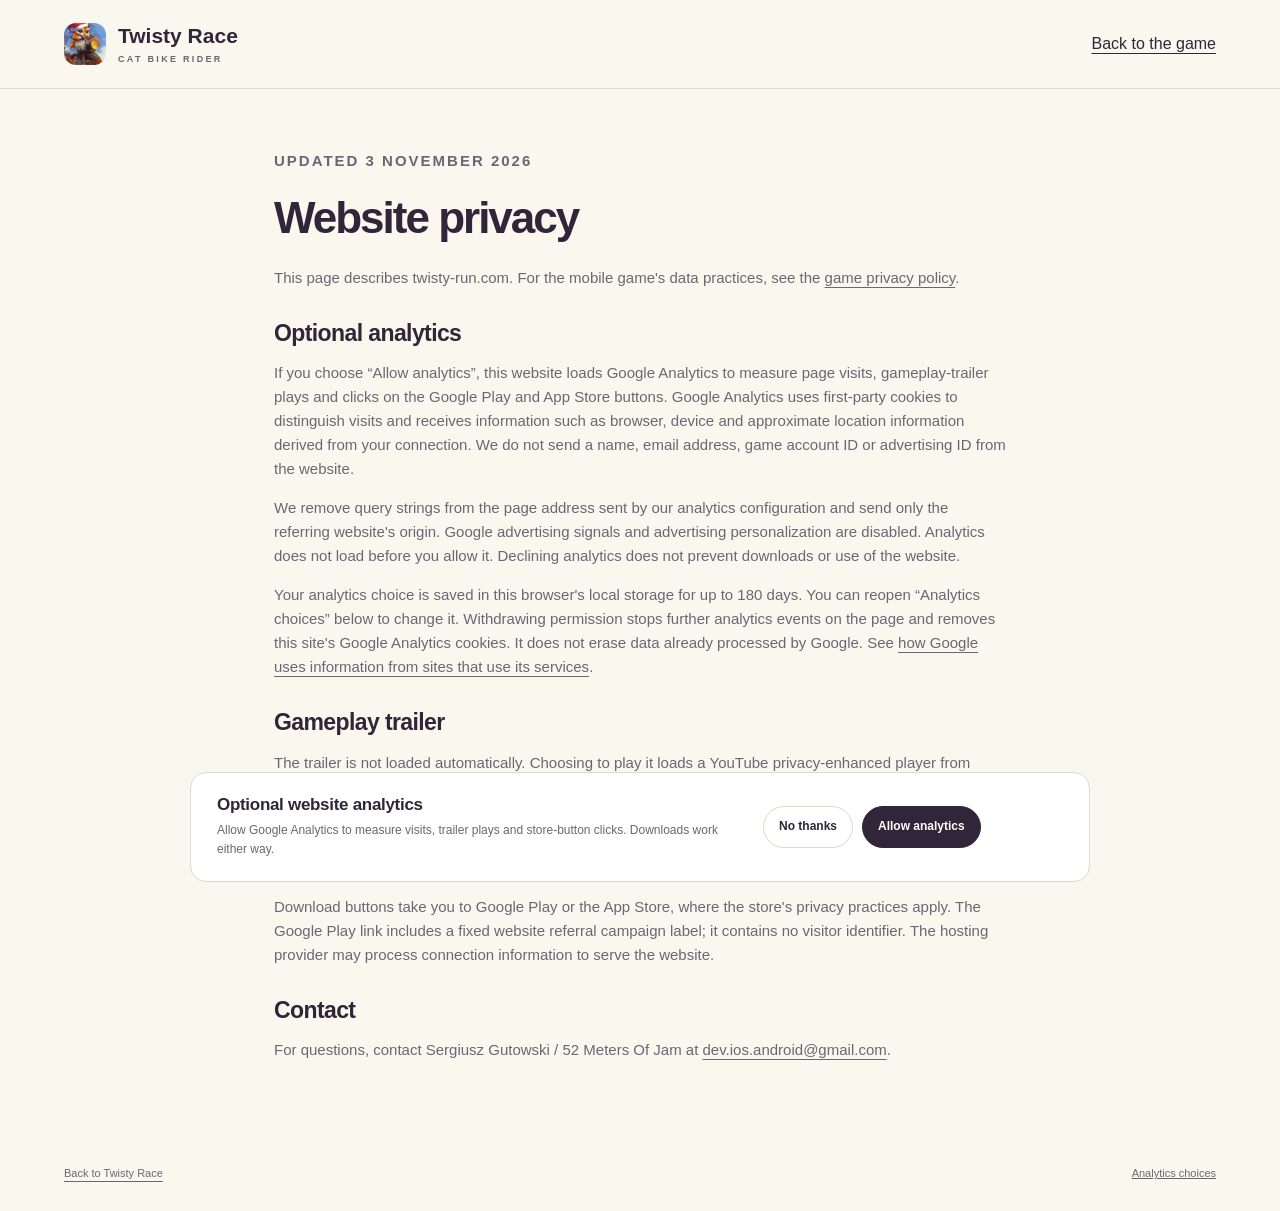
<file: privacy.html>
<!doctype html>
<html lang="en"><head><meta charset="utf-8"><meta name="viewport" content="width=device-width, initial-scale=1"><title>Website Privacy — Twisty Race</title><meta name="description" content="How optional website analytics and the gameplay trailer work on twisty-run.com."><link rel="canonical" href="https://twisty-run.com/privacy.html"><link rel="icon" href="images/icon.webp" type="image/webp"><link rel="stylesheet" href="styles.css"><script src="site.js" defer></script></head><body>
<header class="header"><a href="/" class="brand"><img src="images/icon.webp" alt="" width="42" height="42"><span>Twisty Race<span class="brand-note">CAT BIKE RIDER</span></span></a><a href="/">Back to the game</a></header>
<main class="privacy-main"><p class="eyebrow">UPDATED 3 NOVEMBER 2026</p><h1>Website privacy</h1><p>This page describes twisty-run.com. For the mobile game's data practices, see the <a href="https://doc-hosting.flycricket.io/twisty-race-rider-cat-privacy-policy/d00708db-6b02-4b7a-b4f0-ea491d409681/privacy">game privacy policy</a>.</p>
<h2>Optional analytics</h2><p>If you choose “Allow analytics”, this website loads Google Analytics to measure page visits, gameplay-trailer plays and clicks on the Google Play and App Store buttons. Google Analytics uses first-party cookies to distinguish visits and receives information such as browser, device and approximate location information derived from your connection. We do not send a name, email address, game account ID or advertising ID from the website.</p><p>We remove query strings from the page address sent by our analytics configuration and send only the referring website's origin. Google advertising signals and advertising personalization are disabled. Analytics does not load before you allow it. Declining analytics does not prevent downloads or use of the website.</p><p>Your analytics choice is saved in this browser's local storage for up to 180 days. You can reopen “Analytics choices” below to change it. Withdrawing permission stops further analytics events on the page and removes this site's Google Analytics cookies. It does not erase data already processed by Google. See <a href="https://policies.google.com/technologies/partner-sites">how Google uses information from sites that use its services</a>.</p>
<h2>Gameplay trailer</h2><p>The trailer is not loaded automatically. Choosing to play it loads a YouTube privacy-enhanced player from youtube-nocookie.com. YouTube then receives connection and playback information. You can also choose the separate YouTube link to watch on its website. See <a href="https://policies.google.com/privacy">Google's privacy policy</a>.</p>
<h2>Store links and hosting</h2><p>Download buttons take you to Google Play or the App Store, where the store's privacy practices apply. The Google Play link includes a fixed website referral campaign label; it contains no visitor identifier. The hosting provider may process connection information to serve the website.</p>
<h2>Contact</h2><p>For questions, contact Sergiusz Gutowski / 52 Meters Of Jam at <a href="mailto:dev.ios.android@gmail.com">dev.ios.android@gmail.com</a>.</p></main>
<footer class="footer"><a href="/">Back to Twisty Race</a><button type="button" id="analytics-settings" hidden>Analytics choices</button></footer>
<section class="consent" id="analytics-consent" aria-labelledby="consent-title" hidden><div><h2 id="consent-title">Optional website analytics</h2><p>Allow Google Analytics to measure visits, trailer plays and store-button clicks. Downloads work either way.</p></div><div class="consent-actions"><button type="button" id="analytics-decline" class="button-secondary">No thanks</button><button type="button" id="analytics-allow" class="button-primary">Allow analytics</button></div></section>
</body></html>
</file>
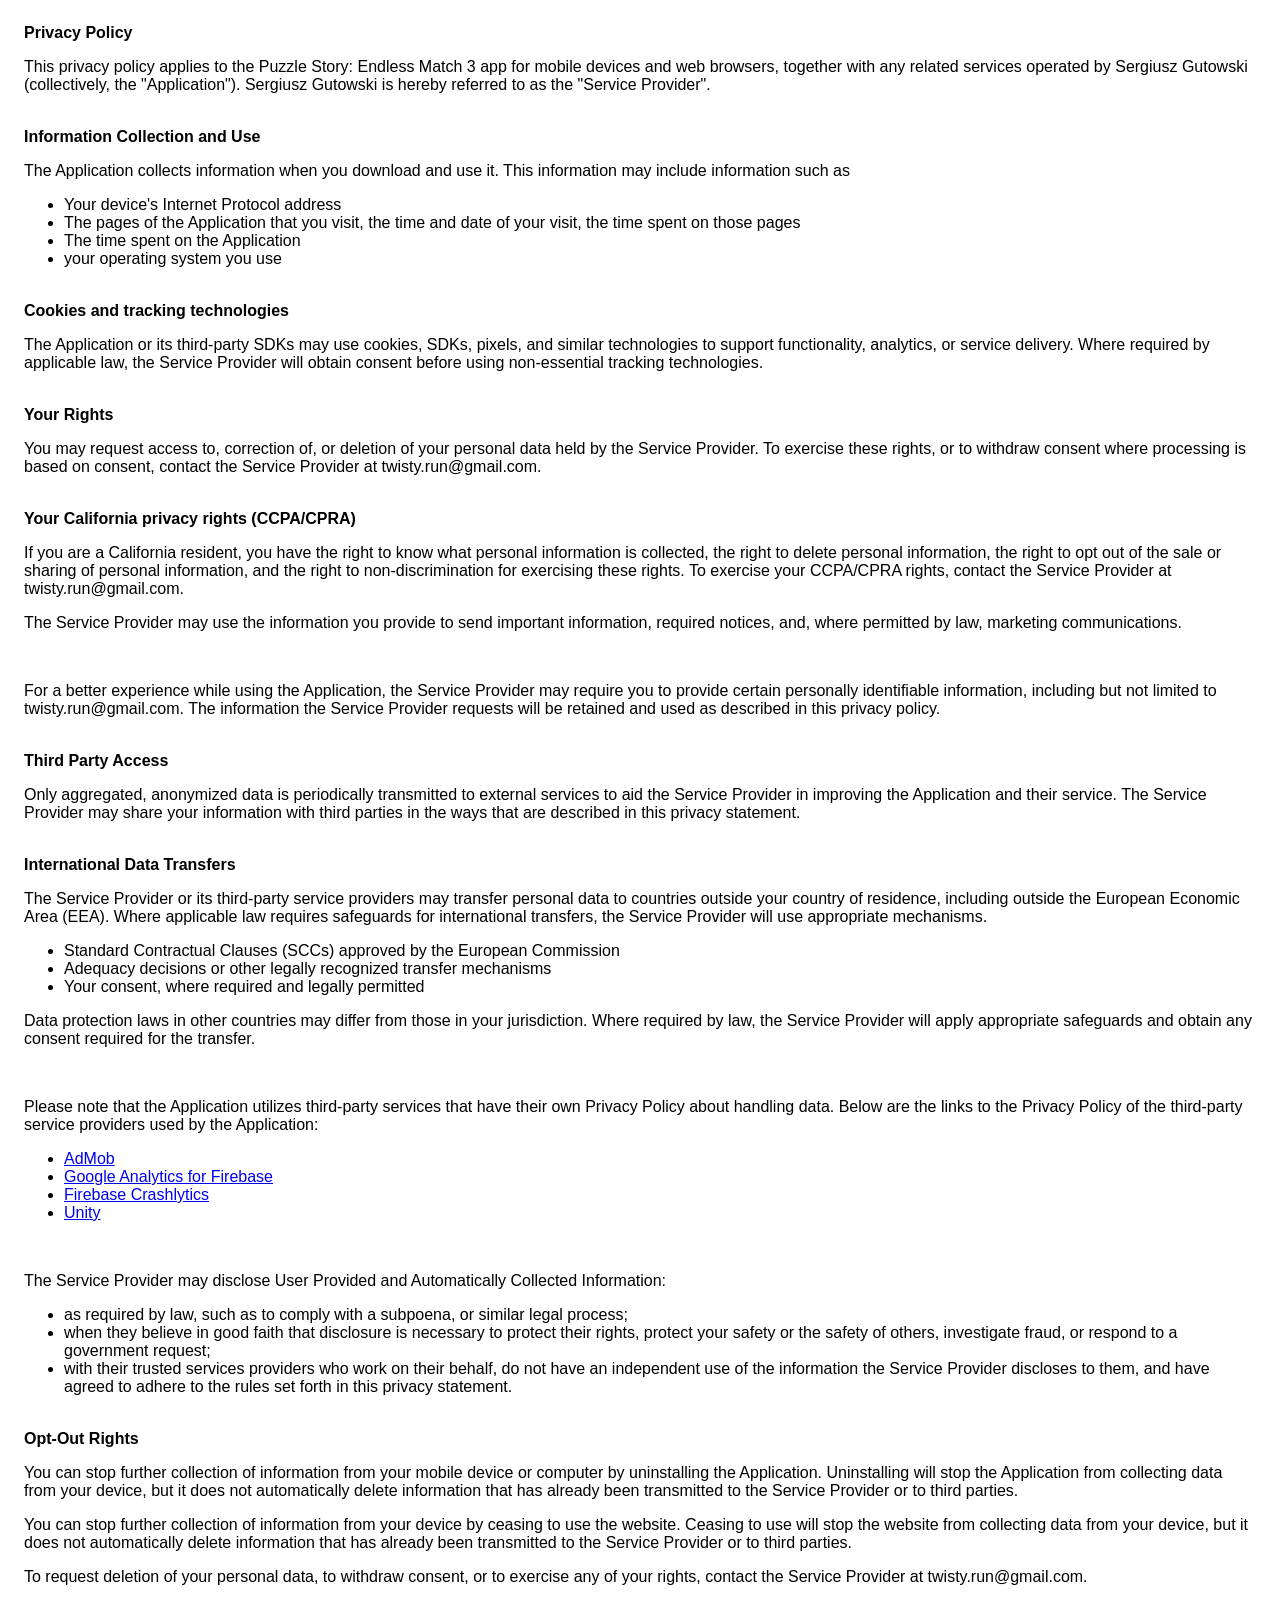
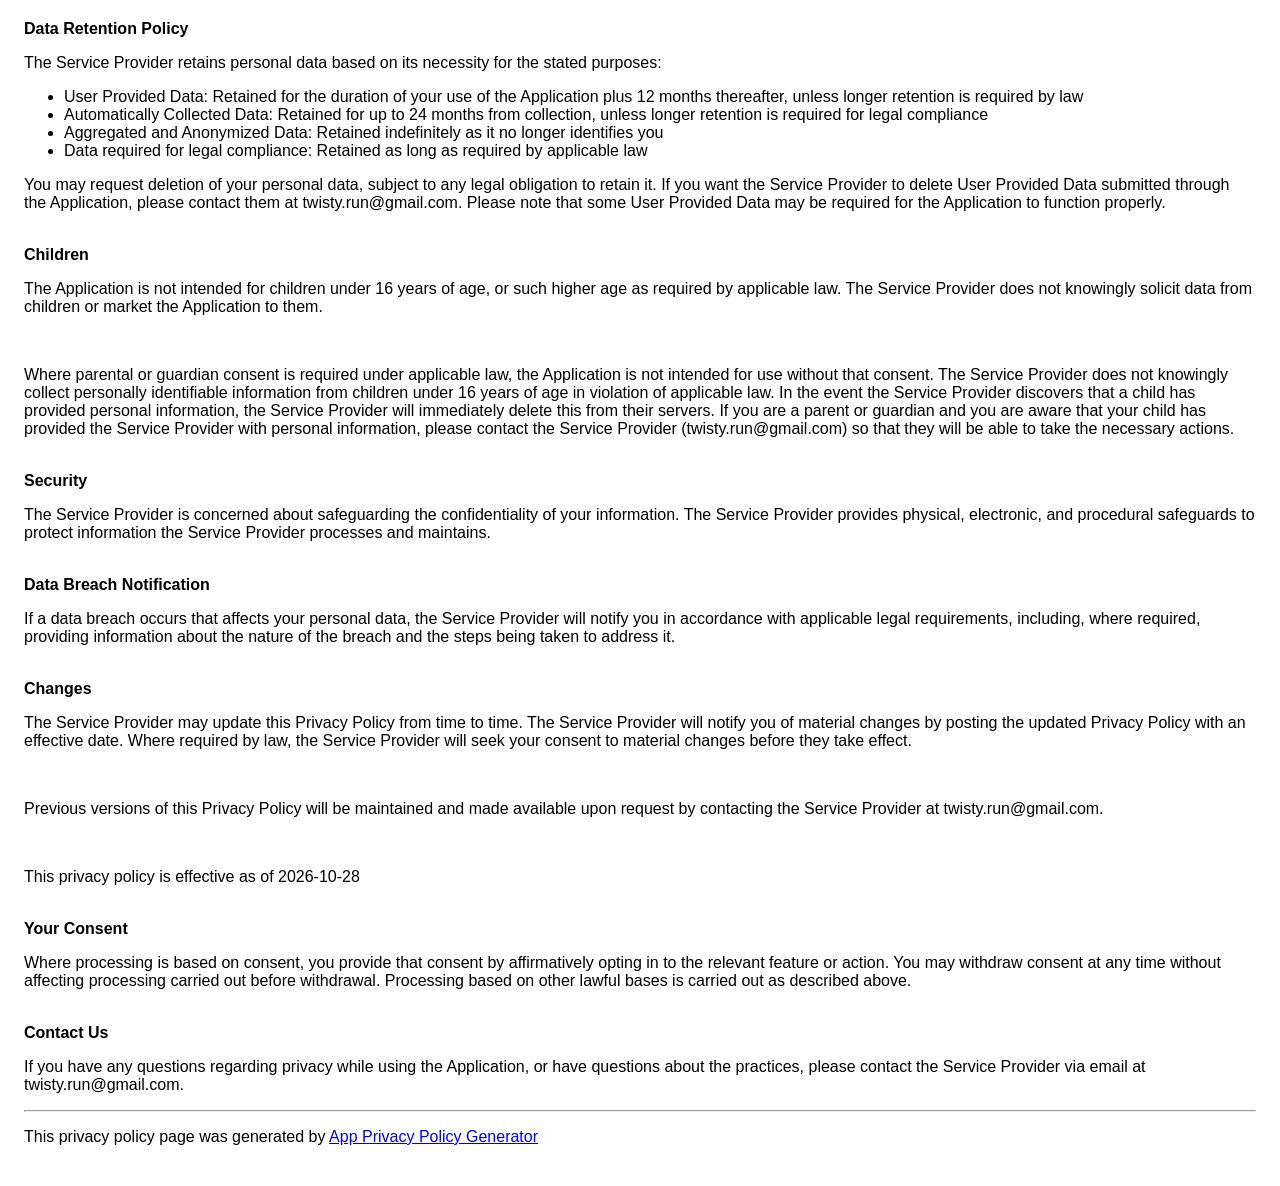
<file: Puzzle Story Privacy Policy.html>
<!DOCTYPE html>
    <html>
    <head>
      <meta charset='utf-8'>
      <meta name='viewport' content='width=device-width'>
      <title>Privacy Policy</title>
      <style> body { font-family: 'Helvetica Neue', Helvetica, Arial, sans-serif; padding:1em; } </style>
    </head>
    <body>
    <strong>Privacy Policy</strong><p>This privacy policy applies to the Puzzle Story: Endless Match 3 app for mobile devices and web browsers, together with any related services operated by Sergiusz Gutowski (collectively, the "Application"). Sergiusz Gutowski is hereby referred to as the "Service Provider".</p><br><strong>Information Collection and Use</strong><p>The Application collects information when you download and use it. This information may include information such as</p><ul><li>Your device's Internet Protocol address</li><li>The pages of the Application that you visit, the time and date of your visit, the time spent on those pages</li><li>The time spent on the Application</li><li>your operating system you use</li></ul><p></p><br><strong>Cookies and tracking technologies</strong><p>The Application or its third-party SDKs may use cookies, SDKs, pixels, and similar technologies to support functionality, analytics, or service delivery. Where required by applicable law, the Service Provider will obtain consent before using non-essential tracking technologies.</p><!----><br><strong>Your Rights</strong><p>You may request access to, correction of, or deletion of your personal data held by the Service Provider. To exercise these rights, or to withdraw consent where processing is based on consent, contact the Service Provider at twisty.run@gmail.com.</p><br><strong>Your California privacy rights (CCPA/CPRA)</strong><p>If you are a California resident, you have the right to know what personal information is collected, the right to delete personal information, the right to opt out of the sale or sharing of personal information, and the right to non-discrimination for exercising these rights. To exercise your CCPA/CPRA rights, contact the Service Provider at twisty.run@gmail.com.</p><!----><p>The Service Provider may use the information you provide to send important information, required notices, and, where permitted by law, marketing communications.</p><br><p>For a better experience while using the Application, the Service Provider may require you to provide certain personally identifiable information, including but not limited to twisty.run@gmail.com. The information the Service Provider requests will be retained and used as described in this privacy policy.</p><br><strong>Third Party Access</strong><p>Only aggregated, anonymized data is periodically transmitted to external services to aid the Service Provider in improving the Application and their service. The Service Provider may share your information with third parties in the ways that are described in this privacy statement.</p><br><strong>International Data Transfers</strong><p>The Service Provider or its third-party service providers may transfer personal data to countries outside your country of residence, including outside the European Economic Area (EEA). Where applicable law requires safeguards for international transfers, the Service Provider will use appropriate mechanisms.</p><ul><li>Standard Contractual Clauses (SCCs) approved by the European Commission</li><li>Adequacy decisions or other legally recognized transfer mechanisms</li><li>Your consent, where required and legally permitted</li></ul><p>Data protection laws in other countries may differ from those in your jurisdiction. Where required by law, the Service Provider will apply appropriate safeguards and obtain any consent required for the transfer.</p><div><br><p>Please note that the Application utilizes third-party services that have their own Privacy Policy about handling data. Below are the links to the Privacy Policy of the third-party service providers used by the Application:</p><ul><li><a href="https://policies.google.com/technologies/partner-sites" target="_blank" rel="noopener noreferrer">AdMob</a></li><li><a href="https://firebase.google.com/support/privacy" target="_blank" rel="noopener noreferrer">Google Analytics for Firebase</a></li><li><a href="https://firebase.google.com/support/privacy/" target="_blank" rel="noopener noreferrer">Firebase Crashlytics</a></li><li><a href="https://unity3d.com/legal/privacy-policy" target="_blank" rel="noopener noreferrer">Unity</a></li></ul></div><br><p>The Service Provider may disclose User Provided and Automatically Collected Information:</p><ul><li>as required by law, such as to comply with a subpoena, or similar legal process;</li><li>when they believe in good faith that disclosure is necessary to protect their rights, protect your safety or the safety of others, investigate fraud, or respond to a government request;</li><li>with their trusted services providers who work on their behalf, do not have an independent use of the information the Service Provider discloses to them, and have agreed to adhere to the rules set forth in this privacy statement.</li></ul><p></p><br><strong>Opt-Out Rights</strong><div><p>You can stop further collection of information from your mobile device or computer by uninstalling the Application. Uninstalling will stop the Application from collecting data from your device, but it does not automatically delete information that has already been transmitted to the Service Provider or to third parties.</p></div><div><p>You can stop further collection of information from your device by ceasing to use the website. Ceasing to use will stop the website from collecting data from your device, but it does not automatically delete information that has already been transmitted to the Service Provider or to third parties.</p></div><p>To request deletion of your personal data, to withdraw consent, or to exercise any of your rights, contact the Service Provider at twisty.run@gmail.com.</p><br><strong>Data Retention Policy</strong><p>The Service Provider retains personal data based on its necessity for the stated purposes:</p><ul><li>User Provided Data: Retained for the duration of your use of the Application plus 12 months thereafter, unless longer retention is required by law</li><li>Automatically Collected Data: Retained for up to 24 months from collection, unless longer retention is required for legal compliance</li><li>Aggregated and Anonymized Data: Retained indefinitely as it no longer identifies you</li><li>Data required for legal compliance: Retained as long as required by applicable law</li></ul><p>You may request deletion of your personal data, subject to any legal obligation to retain it. If you want the Service Provider to delete User Provided Data submitted through the Application, please contact them at twisty.run@gmail.com. Please note that some User Provided Data may be required for the Application to function properly.</p><!----><br><strong>Children</strong><p>The Application is not intended for children under 16 years of age, or such higher age as required by applicable law. The Service Provider does not knowingly solicit data from children or market the Application to them.</p><div><br><p>Where parental or guardian consent is required under applicable law, the Application is not intended for use without that consent. The Service Provider does not knowingly collect personally identifiable information from children under 16 years of age in violation of applicable law. In the event the Service Provider discovers that a child has provided personal information, the Service Provider will immediately delete this from their servers. If you are a parent or guardian and you are aware that your child has provided the Service Provider with personal information, please contact the Service Provider (twisty.run@gmail.com) so that they will be able to take the necessary actions.</p></div><br><strong>Security</strong><p>The Service Provider is concerned about safeguarding the confidentiality of your information. The Service Provider provides physical, electronic, and procedural safeguards to protect information the Service Provider processes and maintains.</p><br><strong>Data Breach Notification</strong><p>If a data breach occurs that affects your personal data, the Service Provider will notify you in accordance with applicable legal requirements, including, where required, providing information about the nature of the breach and the steps being taken to address it.</p><br><strong>Changes</strong><p>The Service Provider may update this Privacy Policy from time to time. The Service Provider will notify you of material changes by posting the updated Privacy Policy with an effective date. Where required by law, the Service Provider will seek your consent to material changes before they take effect.</p><br><p>Previous versions of this Privacy Policy will be maintained and made available upon request by contacting the Service Provider at twisty.run@gmail.com.</p><br><p>This privacy policy is effective as of 2026-10-28</p><br><strong>Your Consent</strong><p>Where processing is based on consent, you provide that consent by affirmatively opting in to the relevant feature or action. You may withdraw consent at any time without affecting processing carried out before withdrawal. Processing based on other lawful bases is carried out as described above.</p><br><strong>Contact Us</strong><p>If you have any questions regarding privacy while using the Application, or have questions about the practices, please contact the Service Provider via email at twisty.run@gmail.com.</p><hr><p><span>This privacy policy page was generated by </span><a href="https://app-privacy-policy-generator.nisrulz.com/" target="_blank" rel="noopener noreferrer">App Privacy Policy Generator </a></p>
    </body>
    </html>
</file>
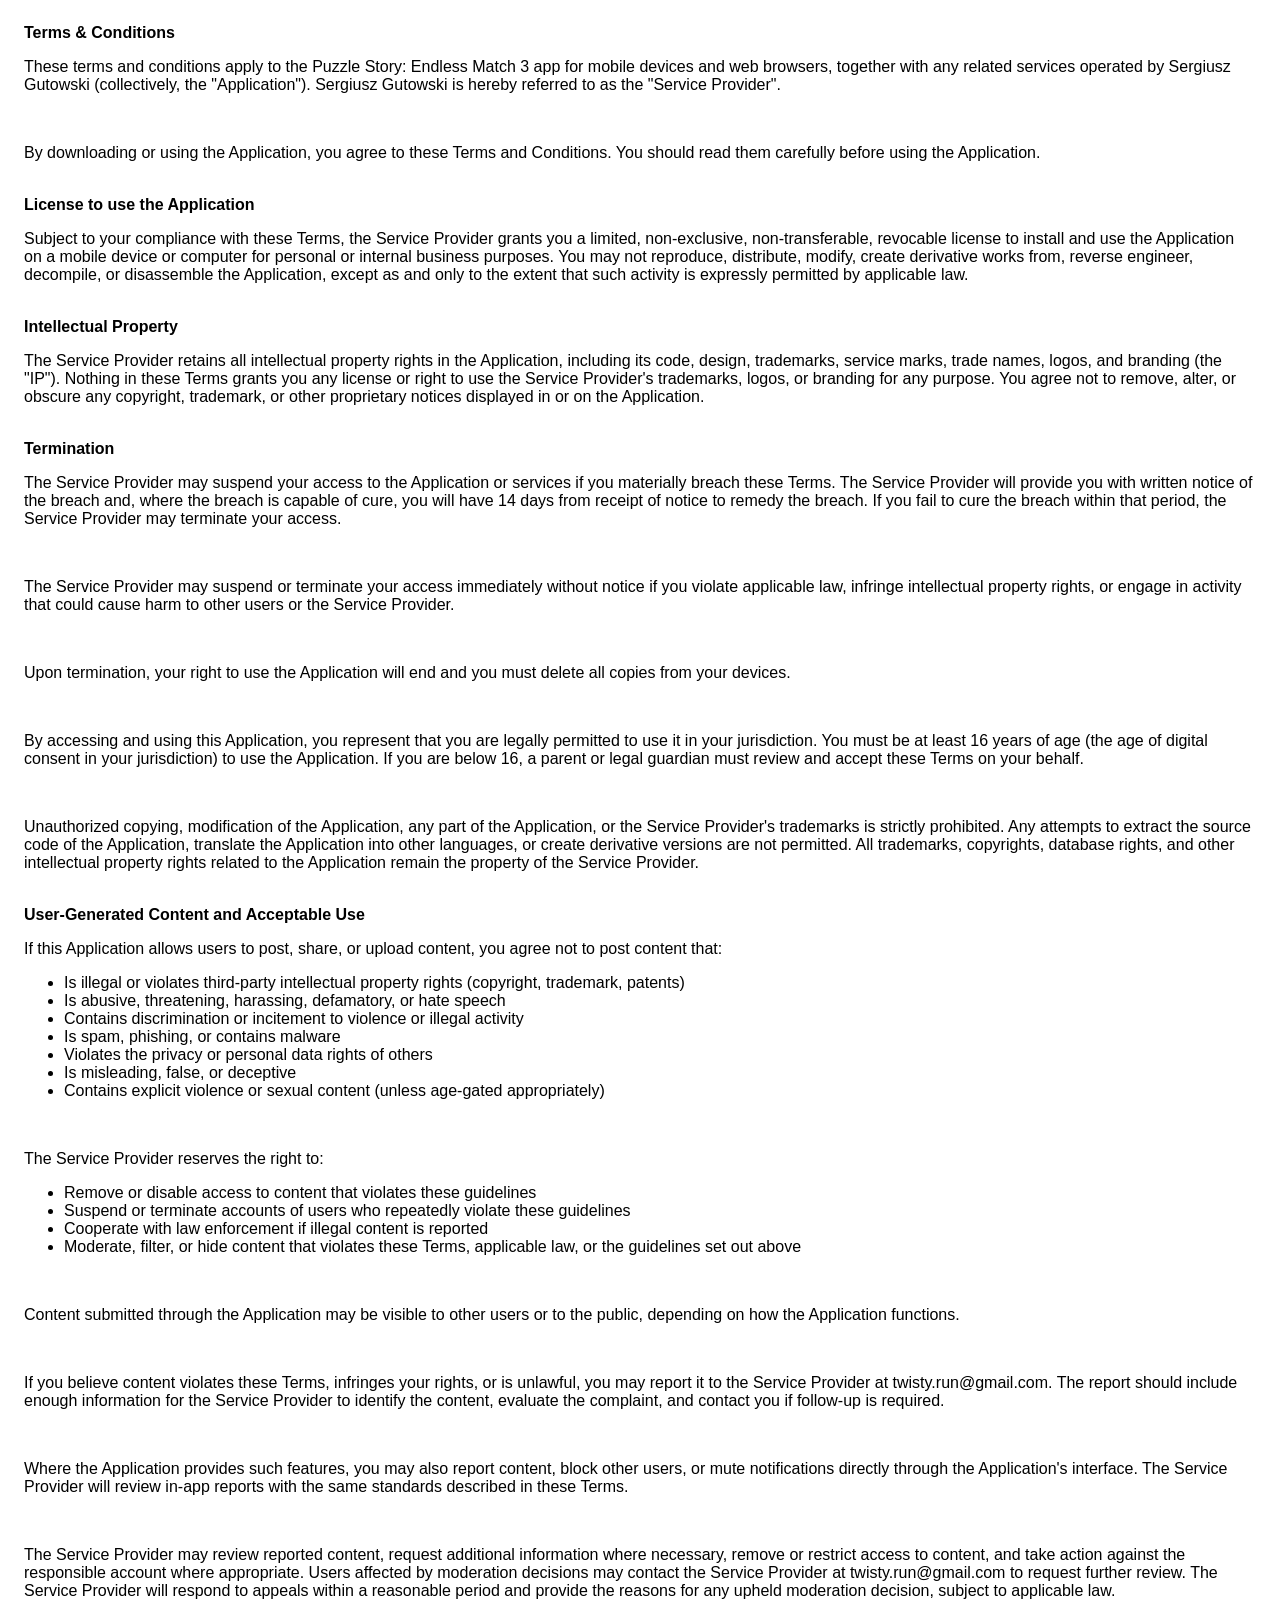
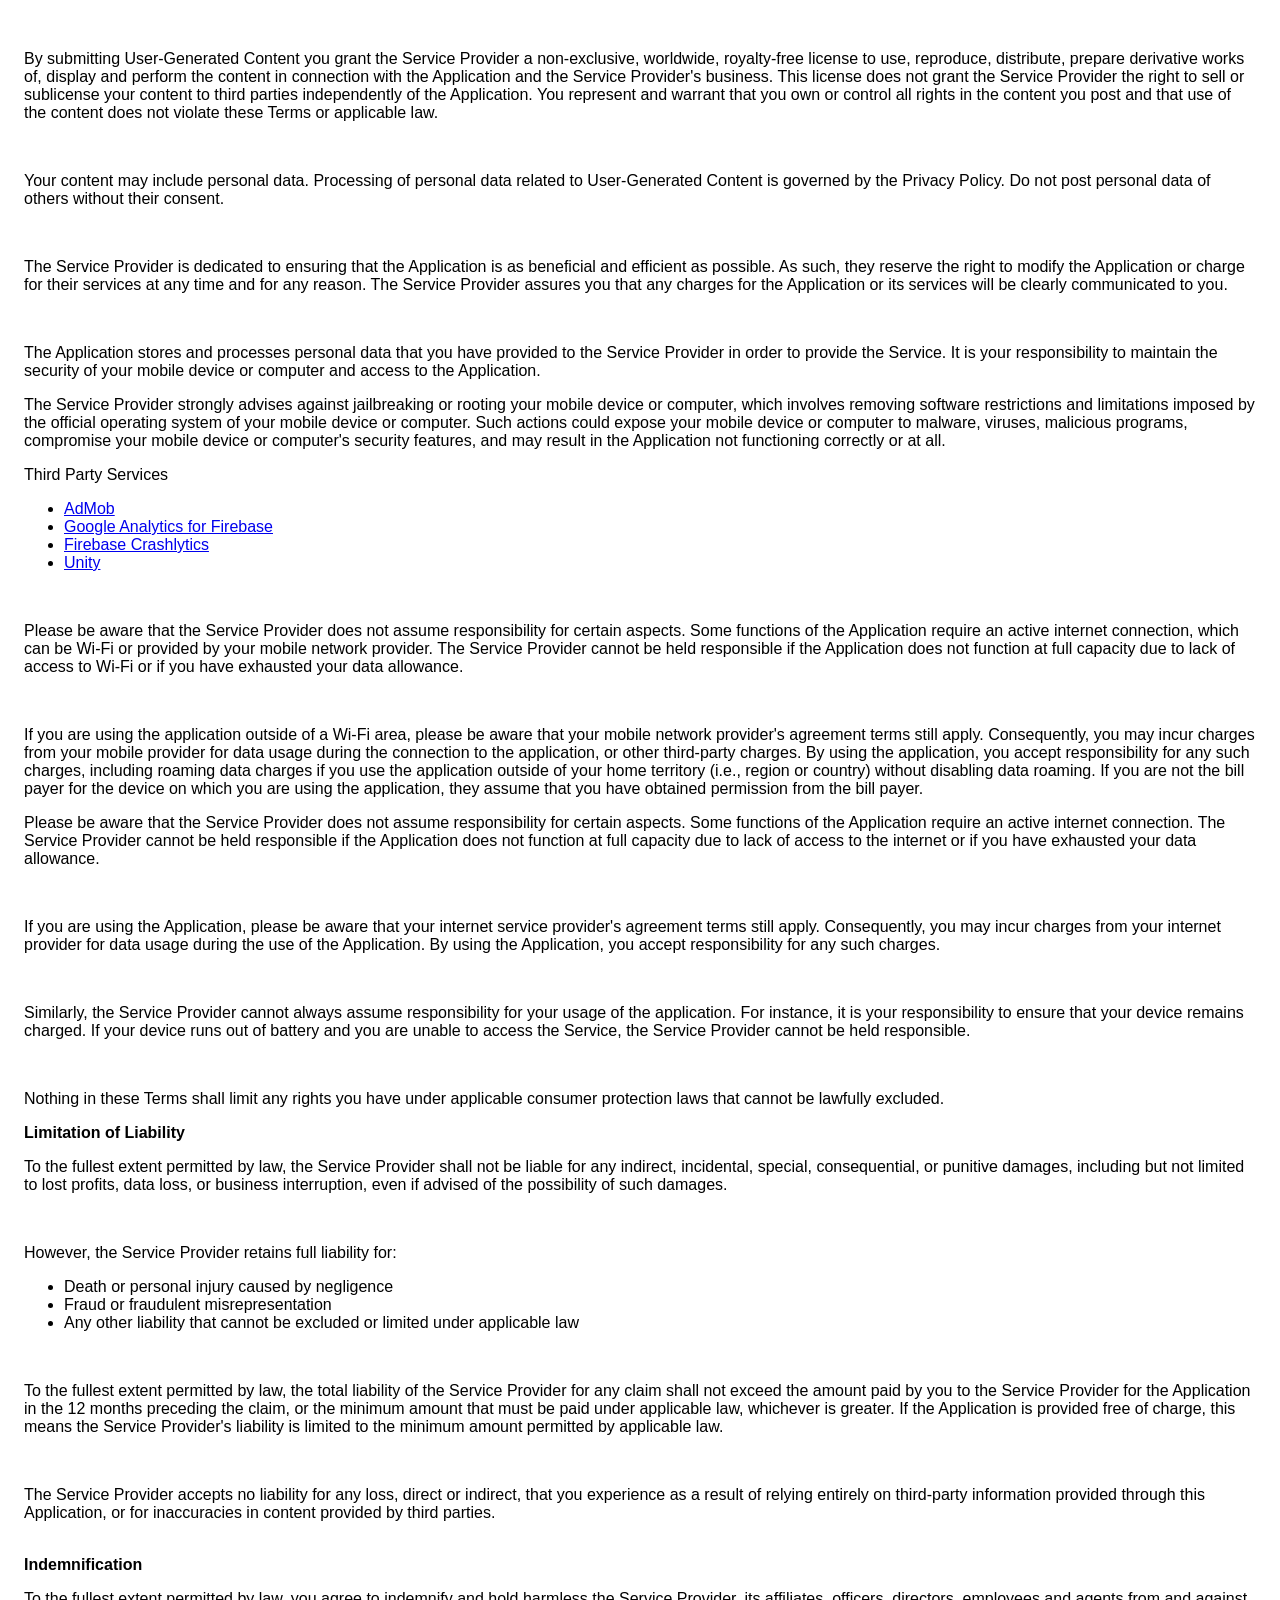
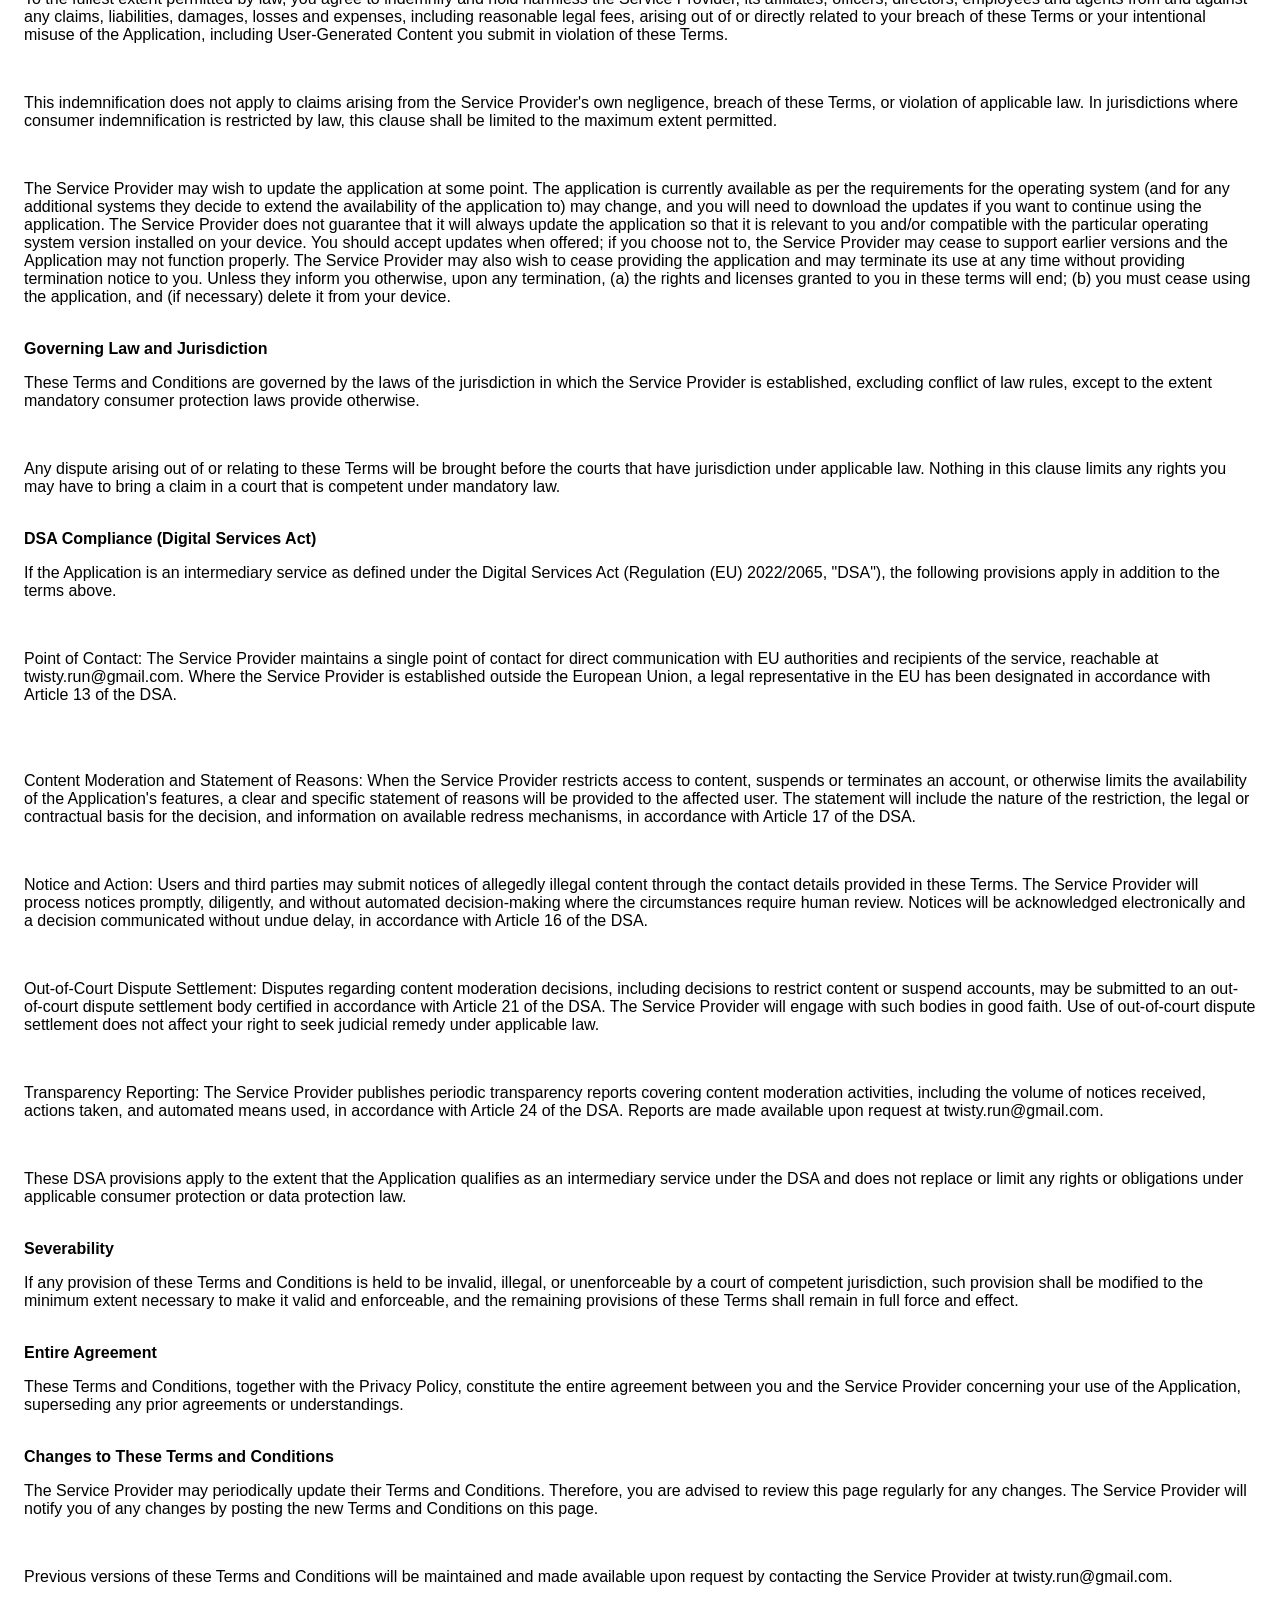
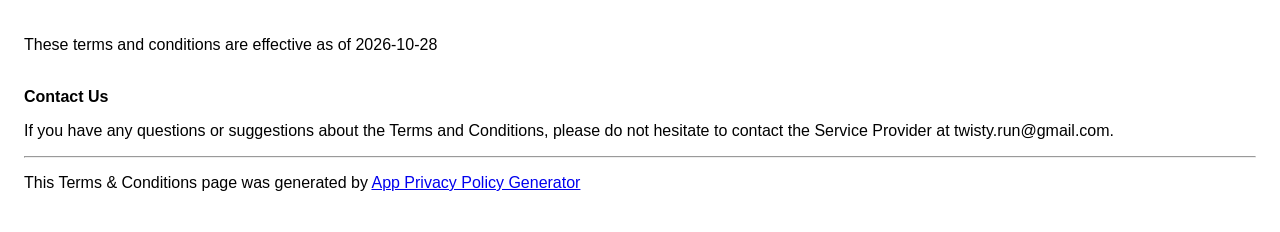
<file: Puzzle Story Terms & Conditions.html>
<!DOCTYPE html>
    <html>
    <head>
      <meta charset='utf-8'>
      <meta name='viewport' content='width=device-width'>
      <title>Terms &amp; Conditions</title>
      <style> body { font-family: 'Helvetica Neue', Helvetica, Arial, sans-serif; padding:1em; } </style>
    </head>
    <body>
    <strong>Terms &amp; Conditions</strong><br><p>These terms and conditions apply to the Puzzle Story: Endless Match 3 app for mobile devices and web browsers, together with any related services operated by Sergiusz Gutowski (collectively, the "Application"). Sergiusz Gutowski is hereby referred to as the "Service Provider".</p><br><p>By downloading or using the Application, you agree to these Terms and Conditions. You should read them carefully before using the Application.</p><br><div><strong>License to use the Application</strong><p>Subject to your compliance with these Terms, the Service Provider grants you a limited, non-exclusive, non-transferable, revocable license to install and use the Application on a mobile device or computer for personal or internal business purposes. You may not reproduce, distribute, modify, create derivative works from, reverse engineer, decompile, or disassemble the Application, except as and only to the extent that such activity is expressly permitted by applicable law.</p></div><br><strong>Intellectual Property</strong><p>The Service Provider retains all intellectual property rights in the Application, including its code, design, trademarks, service marks, trade names, logos, and branding (the "IP"). Nothing in these Terms grants you any license or right to use the Service Provider's trademarks, logos, or branding for any purpose. You agree not to remove, alter, or obscure any copyright, trademark, or other proprietary notices displayed in or on the Application.</p><br><strong>Termination</strong><p>The Service Provider may suspend your access to the Application or services if you materially breach these Terms. The Service Provider will provide you with written notice of the breach and, where the breach is capable of cure, you will have 14 days from receipt of notice to remedy the breach. If you fail to cure the breach within that period, the Service Provider may terminate your access.</p><br><p>The Service Provider may suspend or terminate your access immediately without notice if you violate applicable law, infringe intellectual property rights, or engage in activity that could cause harm to other users or the Service Provider.</p><br><p>Upon termination, your right to use the Application will end and you must delete all copies from your devices.</p><br><p>By accessing and using this Application, you represent that you are legally permitted to use it in your jurisdiction. You must be at least 16 years of age (the age of digital consent in your jurisdiction) to use the Application. If you are below 16, a parent or legal guardian must review and accept these Terms on your behalf.</p><div><br><p>Unauthorized copying, modification of the Application, any part of the Application, or the Service Provider's trademarks is strictly prohibited. Any attempts to extract the source code of the Application, translate the Application into other languages, or create derivative versions are not permitted. All trademarks, copyrights, database rights, and other intellectual property rights related to the Application remain the property of the Service Provider.</p></div><br><strong>User-Generated Content and Acceptable Use</strong><p>If this Application allows users to post, share, or upload content, you agree not to post content that:</p><ul><li>Is illegal or violates third-party intellectual property rights (copyright, trademark, patents)</li><li>Is abusive, threatening, harassing, defamatory, or hate speech</li><li>Contains discrimination or incitement to violence or illegal activity</li><li>Is spam, phishing, or contains malware</li><li>Violates the privacy or personal data rights of others</li><li>Is misleading, false, or deceptive</li><li>Contains explicit violence or sexual content (unless age-gated appropriately)</li></ul><br><p>The Service Provider reserves the right to:</p><ul><li>Remove or disable access to content that violates these guidelines</li><li>Suspend or terminate accounts of users who repeatedly violate these guidelines</li><li>Cooperate with law enforcement if illegal content is reported</li><li>Moderate, filter, or hide content that violates these Terms, applicable law, or the guidelines set out above</li></ul><br><p>Content submitted through the Application may be visible to other users or to the public, depending on how the Application functions.</p><br><p>If you believe content violates these Terms, infringes your rights, or is unlawful, you may report it to the Service Provider at twisty.run@gmail.com. The report should include enough information for the Service Provider to identify the content, evaluate the complaint, and contact you if follow-up is required.</p><br><p>Where the Application provides such features, you may also report content, block other users, or mute notifications directly through the Application's interface. The Service Provider will review in-app reports with the same standards described in these Terms.</p><br><p>The Service Provider may review reported content, request additional information where necessary, remove or restrict access to content, and take action against the responsible account where appropriate. Users affected by moderation decisions may contact the Service Provider at twisty.run@gmail.com to request further review. The Service Provider will respond to appeals within a reasonable period and provide the reasons for any upheld moderation decision, subject to applicable law.</p><br><p>By submitting User-Generated Content you grant the Service Provider a non-exclusive, worldwide, royalty-free license to use, reproduce, distribute, prepare derivative works of, display and perform the content in connection with the Application and the Service Provider's business. This license does not grant the Service Provider the right to sell or sublicense your content to third parties independently of the Application. You represent and warrant that you own or control all rights in the content you post and that use of the content does not violate these Terms or applicable law.</p><br><p>Your content may include personal data. Processing of personal data related to User-Generated Content is governed by the Privacy Policy. Do not post personal data of others without their consent.</p><br><p>The Service Provider is dedicated to ensuring that the Application is as beneficial and efficient as possible. As such, they reserve the right to modify the Application or charge for their services at any time and for any reason. The Service Provider assures you that any charges for the Application or its services will be clearly communicated to you.</p><br><p>The Application stores and processes personal data that you have provided to the Service Provider in order to provide the Service. It is your responsibility to maintain the security of your mobile device or computer and access to the Application.</p><div><p>The Service Provider strongly advises against jailbreaking or rooting your mobile device or computer, which involves removing software restrictions and limitations imposed by the official operating system of your mobile device or computer. Such actions could expose your mobile device or computer to malware, viruses, malicious programs, compromise your mobile device or computer's security features, and may result in the Application not functioning correctly or at all.</p></div><div><p>Third Party Services</p><ul><li><a href="https://developers.google.com/admob/terms" target="_blank" rel="noopener noreferrer">AdMob</a></li><li><a href="https://www.google.com/analytics/terms/" target="_blank" rel="noopener noreferrer">Google Analytics for Firebase</a></li><li><a href="https://firebase.google.com/terms/crashlytics" target="_blank" rel="noopener noreferrer">Firebase Crashlytics</a></li><li><a href="https://unity3d.com/legal/terms-of-service" target="_blank" rel="noopener noreferrer">Unity</a></li></ul></div><br><div><p>Please be aware that the Service Provider does not assume responsibility for certain aspects. Some functions of the Application require an active internet connection, which can be Wi-Fi or provided by your mobile network provider. The Service Provider cannot be held responsible if the Application does not function at full capacity due to lack of access to Wi-Fi or if you have exhausted your data allowance.</p><br><p>If you are using the application outside of a Wi-Fi area, please be aware that your mobile network provider's agreement terms still apply. Consequently, you may incur charges from your mobile provider for data usage during the connection to the application, or other third-party charges. By using the application, you accept responsibility for any such charges, including roaming data charges if you use the application outside of your home territory (i.e., region or country) without disabling data roaming. If you are not the bill payer for the device on which you are using the application, they assume that you have obtained permission from the bill payer.</p></div><div><p>Please be aware that the Service Provider does not assume responsibility for certain aspects. Some functions of the Application require an active internet connection. The Service Provider cannot be held responsible if the Application does not function at full capacity due to lack of access to the internet or if you have exhausted your data allowance.</p><br><p>If you are using the Application, please be aware that your internet service provider's agreement terms still apply. Consequently, you may incur charges from your internet provider for data usage during the use of the Application. By using the Application, you accept responsibility for any such charges.</p></div><br><p>Similarly, the Service Provider cannot always assume responsibility for your usage of the application. For instance, it is your responsibility to ensure that your device remains charged. If your device runs out of battery and you are unable to access the Service, the Service Provider cannot be held responsible.</p><br><p>Nothing in these Terms shall limit any rights you have under applicable consumer protection laws that cannot be lawfully excluded.</p><strong>Limitation of Liability</strong><p>To the fullest extent permitted by law, the Service Provider shall not be liable for any indirect, incidental, special, consequential, or punitive damages, including but not limited to lost profits, data loss, or business interruption, even if advised of the possibility of such damages.</p><br><p>However, the Service Provider retains full liability for:</p><ul><li>Death or personal injury caused by negligence</li><li>Fraud or fraudulent misrepresentation</li><li>Any other liability that cannot be excluded or limited under applicable law</li></ul><br><p>To the fullest extent permitted by law, the total liability of the Service Provider for any claim shall not exceed the amount paid by you to the Service Provider for the Application in the 12 months preceding the claim, or the minimum amount that must be paid under applicable law, whichever is greater. If the Application is provided free of charge, this means the Service Provider's liability is limited to the minimum amount permitted by applicable law.</p><br><p>The Service Provider accepts no liability for any loss, direct or indirect, that you experience as a result of relying entirely on third-party information provided through this Application, or for inaccuracies in content provided by third parties.</p><br><strong>Indemnification</strong><p>To the fullest extent permitted by law, you agree to indemnify and hold harmless the Service Provider, its affiliates, officers, directors, employees and agents from and against any claims, liabilities, damages, losses and expenses, including reasonable legal fees, arising out of or directly related to your breach of these Terms or your intentional misuse of the Application, including User-Generated Content you submit in violation of these Terms.</p><br><p>This indemnification does not apply to claims arising from the Service Provider's own negligence, breach of these Terms, or violation of applicable law. In jurisdictions where consumer indemnification is restricted by law, this clause shall be limited to the maximum extent permitted.</p><br><!----><p>The Service Provider may wish to update the application at some point. The application is currently available as per the requirements for the operating system (and for any additional systems they decide to extend the availability of the application to) may change, and you will need to download the updates if you want to continue using the application. The Service Provider does not guarantee that it will always update the application so that it is relevant to you and/or compatible with the particular operating system version installed on your device. You should accept updates when offered; if you choose not to, the Service Provider may cease to support earlier versions and the Application may not function properly. The Service Provider may also wish to cease providing the application and may terminate its use at any time without providing termination notice to you. Unless they inform you otherwise, upon any termination, (a) the rights and licenses granted to you in these terms will end; (b) you must cease using the application, and (if necessary) delete it from your device.</p><br><strong>Governing Law and Jurisdiction</strong><br><p>These Terms and Conditions are governed by the laws of the jurisdiction in which the Service Provider is established, excluding conflict of law rules, except to the extent mandatory consumer protection laws provide otherwise.</p><br><p>Any dispute arising out of or relating to these Terms will be brought before the courts that have jurisdiction under applicable law. Nothing in this clause limits any rights you may have to bring a claim in a court that is competent under mandatory law.</p><br><strong>DSA Compliance (Digital Services Act)</strong><br><p>If the Application is an intermediary service as defined under the Digital Services Act (Regulation (EU) 2022/2065, "DSA"), the following provisions apply in addition to the terms above.</p><br><p>Point of Contact: The Service Provider maintains a single point of contact for direct communication with EU authorities and recipients of the service, reachable at twisty.run@gmail.com. Where the Service Provider is established outside the European Union, a legal representative in the EU has been designated in accordance with Article 13 of the DSA.</p><br><!----><br><p>Content Moderation and Statement of Reasons: When the Service Provider restricts access to content, suspends or terminates an account, or otherwise limits the availability of the Application's features, a clear and specific statement of reasons will be provided to the affected user. The statement will include the nature of the restriction, the legal or contractual basis for the decision, and information on available redress mechanisms, in accordance with Article 17 of the DSA.</p><br><p>Notice and Action: Users and third parties may submit notices of allegedly illegal content through the contact details provided in these Terms. The Service Provider will process notices promptly, diligently, and without automated decision-making where the circumstances require human review. Notices will be acknowledged electronically and a decision communicated without undue delay, in accordance with Article 16 of the DSA.</p><br><p>Out-of-Court Dispute Settlement: Disputes regarding content moderation decisions, including decisions to restrict content or suspend accounts, may be submitted to an out-of-court dispute settlement body certified in accordance with Article 21 of the DSA. The Service Provider will engage with such bodies in good faith. Use of out-of-court dispute settlement does not affect your right to seek judicial remedy under applicable law.</p><br><p>Transparency Reporting: The Service Provider publishes periodic transparency reports covering content moderation activities, including the volume of notices received, actions taken, and automated means used, in accordance with Article 24 of the DSA. Reports are made available upon request at twisty.run@gmail.com.</p><br><p>These DSA provisions apply to the extent that the Application qualifies as an intermediary service under the DSA and does not replace or limit any rights or obligations under applicable consumer protection or data protection law.</p><br><strong>Severability</strong><p>If any provision of these Terms and Conditions is held to be invalid, illegal, or unenforceable by a court of competent jurisdiction, such provision shall be modified to the minimum extent necessary to make it valid and enforceable, and the remaining provisions of these Terms shall remain in full force and effect.</p><br><strong>Entire Agreement</strong><p>These Terms and Conditions, together with the Privacy Policy, constitute the entire agreement between you and the Service Provider concerning your use of the Application, superseding any prior agreements or understandings.</p><br><strong>Changes to These Terms and Conditions</strong><p>The Service Provider may periodically update their Terms and Conditions. Therefore, you are advised to review this page regularly for any changes. The Service Provider will notify you of any changes by posting the new Terms and Conditions on this page.</p><br><p>Previous versions of these Terms and Conditions will be maintained and made available upon request by contacting the Service Provider at twisty.run@gmail.com.</p><br><p>These terms and conditions are effective as of 2026-10-28</p><br><strong>Contact Us</strong><p>If you have any questions or suggestions about the Terms and Conditions, please do not hesitate to contact the Service Provider at twisty.run@gmail.com.</p><hr><p><span>This Terms &amp; Conditions page was generated by </span><a href="https://app-privacy-policy-generator.nisrulz.com/" target="_blank" rel="noopener noreferrer">App Privacy Policy Generator </a></p>
    </body>
    </html>
</file>
<file: styles.css>
@charset "UTF-8";
:root{--paper:#faf7ef;--ink:#302539;--muted:#6e6574;--purple:#62447a;--gold:#ffc64b;--line:#ded7ce;--white:#fff;--night:#30213f;scroll-behavior:smooth;color-scheme:light}
*{box-sizing:border-box}body{margin:0;background:var(--paper);color:var(--ink);font-family:Arial,Helvetica,sans-serif;line-height:1.6}img{display:block;max-width:100%;height:auto}a{color:inherit;text-underline-offset:4px}button{font:inherit;cursor:pointer}button,a,summary{-webkit-tap-highlight-color:transparent}a:focus-visible,button:focus-visible,summary:focus-visible{outline:3px solid var(--purple);outline-offset:5px}button:disabled{cursor:wait}section[id]{scroll-margin-top:100px}[hidden]{display:none!important}.skip-link{position:absolute;z-index:20;left:16px;top:-100px;background:var(--ink);color:var(--white);padding:12px 20px}.skip-link:focus{top:8px}
.header{max-width:1440px;margin:auto;padding:23px 5%;display:flex;justify-content:space-between;align-items:center;gap:24px;border-bottom:1px solid var(--line)}.brand{display:flex;align-items:center;gap:12px;text-decoration:none;font-size:21px;font-weight:800;line-height:1.15;white-space:nowrap}.brand img{width:42px;height:42px;border-radius:12px}.brand-note{display:block;letter-spacing:2.3px;font-size:9px;margin-top:6px;font-weight:700;color:var(--muted)}.header nav{display:flex;align-items:center;gap:32px;font-size:14px;font-weight:700}.header nav a{text-decoration:none}.header .nav-download{white-space:nowrap;background:var(--ink);color:var(--white);border-radius:30px;padding:11px 22px}.nav-download span{margin-left:14px}
.hero{max-width:1440px;margin:auto;padding:60px 0 64px 5%;display:grid;grid-template-columns:0.95fr 1.05fr;align-items:center;gap:36px}.hero-copy{padding-right:16px}.eyebrow{font-size:10px;letter-spacing:2px;font-weight:800;line-height:1.6;margin:0 0 22px}.sun-dot{display:inline-block;height:9px;width:9px;background:var(--gold);border-radius:50%;margin-right:9px}h1,h2,h3,p{margin-top:0}h1{font-size:clamp(42px,4.8vw,72px);letter-spacing:-3.5px;line-height:1.04;margin-bottom:25px;font-weight:850}h1 em{font-style:normal;color:var(--purple)}.hero-description{font-size:17px;line-height:1.75;max-width:450px;color:var(--muted);margin-bottom:28px}.store-links{display:flex;align-items:center;gap:12px;flex-wrap:wrap}.store-links a{display:block;border-radius:9px;transition:transform .15s ease}.store-links a:hover{transform:translateY(-3px)}.store-links img{height:54px;width:auto;max-width:100%}.download-note{font-size:11px;color:var(--muted);margin:13px 0 26px}.text-link{font-size:13px;font-weight:800;text-decoration:none;display:inline-flex;align-items:center;gap:24px}.text-link:hover{text-decoration:underline}.hero-art{height:510px;position:relative;overflow:hidden;border-radius:160px 0 0 30px;background:#c6d5df}.hero-art>img{height:100%;width:100%;object-fit:cover;object-position:41% center}.art-label{position:absolute;bottom:22px;left:24px;background:var(--paper);padding:12px 18px;border-radius:24px;font-size:9px;letter-spacing:1.5px;font-weight:800;display:flex;gap:15px;align-items:center}.art-label span{font-size:18px}.world-strip{padding:17px 5%;background:var(--gold);display:flex;justify-content:space-between;gap:15px;font-size:10px;letter-spacing:2px;font-weight:800}
.section{max-width:1296px;margin:auto;padding:82px 5%}.section-heading{display:flex;align-items:flex-end;justify-content:space-between;gap:48px;margin-bottom:35px}.section-heading .eyebrow{margin-bottom:12px}h2{font-size:clamp(30px,3vw,43px);line-height:1.16;letter-spacing:-1.6px;margin-bottom:15px}.section-heading>p{max-width:350px;font-size:14px;color:var(--muted);margin-bottom:16px}.gameplay-grid{display:grid;grid-template-columns:repeat(3,minmax(0,1fr));gap:22px}figure{margin:0}figure>img{width:100%;aspect-ratio:1052/592;object-fit:cover;border-radius:12px}figcaption{padding:22px 0 0}.step{font-size:9px;font-weight:800;letter-spacing:1.8px;color:var(--purple)}h3{font-size:23px;letter-spacing:-.6px;line-height:1.2;margin:9px 0 12px}figcaption p{font-size:14px;color:var(--muted);max-width:320px}.image-note{font-size:11px;color:var(--muted);margin:18px 0 0}
.trailer-section{background:var(--night);color:var(--paper);padding:65px max(5%,calc((100vw - 1166px)/2));display:grid;grid-template-columns:.8fr 1.2fr;align-items:center;gap:60px}.trailer-copy .eyebrow{color:var(--gold)}.trailer-copy p:not(.eyebrow){font-size:14px;color:#d6cbdc;max-width:320px}.trailer-copy .text-link{color:var(--gold);margin-top:12px}.video-shell{width:100%;aspect-ratio:1052/592;border-radius:14px;overflow:hidden;background:#1c1425}.video-launch{position:relative;display:block;height:100%;text-decoration:none}.video-launch>img{height:100%;width:100%;object-fit:cover;filter:brightness(.78)}.play-symbol{position:absolute;left:50%;top:45%;transform:translate(-50%,-50%);display:grid;place-items:center;width:66px;height:66px;border-radius:50%;background:var(--gold);color:var(--ink);font-size:24px;padding-left:5px}.video-caption{position:absolute;bottom:0;left:0;right:0;display:flex;justify-content:space-between;background:var(--night);padding:12px 18px;font-size:9px;font-weight:800;letter-spacing:1.5px}.video-shell iframe{width:100%;height:100%;border:0;display:block}
.faq{display:grid;grid-template-columns:.8fr 1.2fr;gap:60px}.faq .eyebrow{margin-bottom:13px}.faq-items{border-top:1px solid var(--line)}details{border-bottom:1px solid var(--line);padding:19px 0}summary{font-size:15px;font-weight:700;cursor:pointer;padding-right:15px}details p{font-size:14px;color:var(--muted);margin:15px 0 0;padding-right:22px}.download-section{text-align:center;background:#eee6f0;padding:55px 24px 50px}.download-icon{margin:0 auto 24px;width:78px;height:78px;border-radius:20px}.download-section .eyebrow{margin-bottom:12px}.download-section>p:not(.eyebrow):not(.download-note){font-size:15px;color:var(--muted)}.download-section .store-links{justify-content:center;margin-top:24px}.download-section .download-note{margin-bottom:0}.footer{display:flex;justify-content:space-between;align-items:center;gap:20px;padding:28px 5%;font-size:11px;color:var(--muted);flex-wrap:wrap}.footer nav{display:flex;gap:20px;flex-wrap:wrap}.footer button{border:0;background:none;padding:0;color:inherit;text-decoration:underline;font-size:inherit}.consent{position:fixed;z-index:10;bottom:18px;left:50%;transform:translateX(-50%);width:min(900px,calc(100% - 32px));display:flex;align-items:center;gap:26px;padding:22px 26px;background:var(--white);border:1px solid var(--line);border-radius:16px}.consent h2{font-size:17px;letter-spacing:-.3px;margin:0 0 6px}.consent p{font-size:12px;color:var(--muted);line-height:1.6;margin:0;max-width:520px}.consent-actions{display:flex;gap:9px;flex-shrink:0}.consent button{padding:10px 15px;border-radius:22px;font-size:12px;font-weight:700}.button-primary{background:var(--ink);color:var(--white);border:1px solid var(--ink)}.button-secondary{background:var(--white);color:var(--ink);border:1px solid var(--line)}.privacy-main{max-width:780px;padding:60px 24px;margin:auto}.privacy-main h1{font-size:44px;letter-spacing:-2px}.privacy-main h2{font-size:23px;letter-spacing:-.6px;margin-top:30px}.privacy-main p,.privacy-main li{color:var(--muted);font-size:15px}
@media(min-width:1441px){.hero{padding-right:0}.hero-art{border-radius:160px 24px 24px 30px}.section{padding-left:50px;padding-right:50px}}
@media(max-width:900px){.hero{gap:20px;padding-top:40px;padding-bottom:42px}.hero-art{height:460px;border-top-left-radius:110px}h1{letter-spacing:-2.5px}.hero-description{font-size:15px}.store-links img{height:46px}.section-heading{gap:30px}.trailer-section,.faq{gap:30px}.header nav{gap:20px}.consent{align-items:flex-start;gap:15px;flex-direction:column}.consent-actions{align-self:flex-end}}
@media(max-width:640px){.header{padding:16px 6%;gap:12px}.brand{font-size:18px;gap:9px}.brand img{width:36px;height:36px}.header nav>a:not(.nav-download){display:none}.header .nav-download{padding:9px 15px;font-size:12px}.nav-download span{margin-left:7px}.hero{display:flex;flex-direction:column;padding:36px 0 0;gap:30px;align-items:stretch}.hero-copy{padding:0 6%}.eyebrow{font-size:9px;letter-spacing:1.5px;margin-bottom:20px}h1{font-size:48px;letter-spacing:-2.4px}.hero-description{max-width:450px;margin-bottom:23px;font-size:15px}.store-links{gap:10px}.store-links img{height:47px}.hero .download-note{margin-bottom:20px}.hero-art{height:310px;margin-left:6%;border-radius:90px 0 0 0}.hero-art>img{object-position:42% center}.art-label{left:16px;bottom:16px;font-size:8px;padding:9px 14px}.world-strip{padding:16px 6%;font-size:9px;letter-spacing:1.2px}.world-strip span:last-child{display:none}.section{padding:50px 6%}.section-heading{display:block;margin-bottom:26px}.section-heading>p{max-width:100%;margin-top:20px}.gameplay-grid{display:flex;flex-direction:column;gap:28px}.gameplay-grid figure{display:grid;grid-template-columns:1fr;gap:0}figcaption{padding-top:17px}figcaption p{max-width:100%;margin-bottom:0}h3{font-size:22px}.trailer-section{padding:46px 6%;grid-template-columns:1fr;gap:28px}.trailer-copy p:not(.eyebrow){max-width:100%}.faq{grid-template-columns:1fr;gap:20px}.download-section{padding:44px 6%}.download-section h2{font-size:32px}.footer{padding:25px 6%;display:block}.footer nav{margin-top:14px;gap:12px 18px}.consent{bottom:10px;padding:18px;max-height:70vh;overflow:auto}.consent-actions{align-self:stretch}.consent-actions button{flex:1}.privacy-main h1{font-size:34px}}
@media(max-width:350px){h1{font-size:36px;letter-spacing:-1.8px}.brand{font-size:16px;gap:8px}.brand img{width:30px;height:30px}.brand-note{font-size:7px}.store-links img{height:41px}.header .nav-download{padding:9px 12px}.hero-art{height:270px}}
@media(prefers-reduced-motion:reduce){:root{scroll-behavior:auto}.store-links a{transition:none}}
</file>
